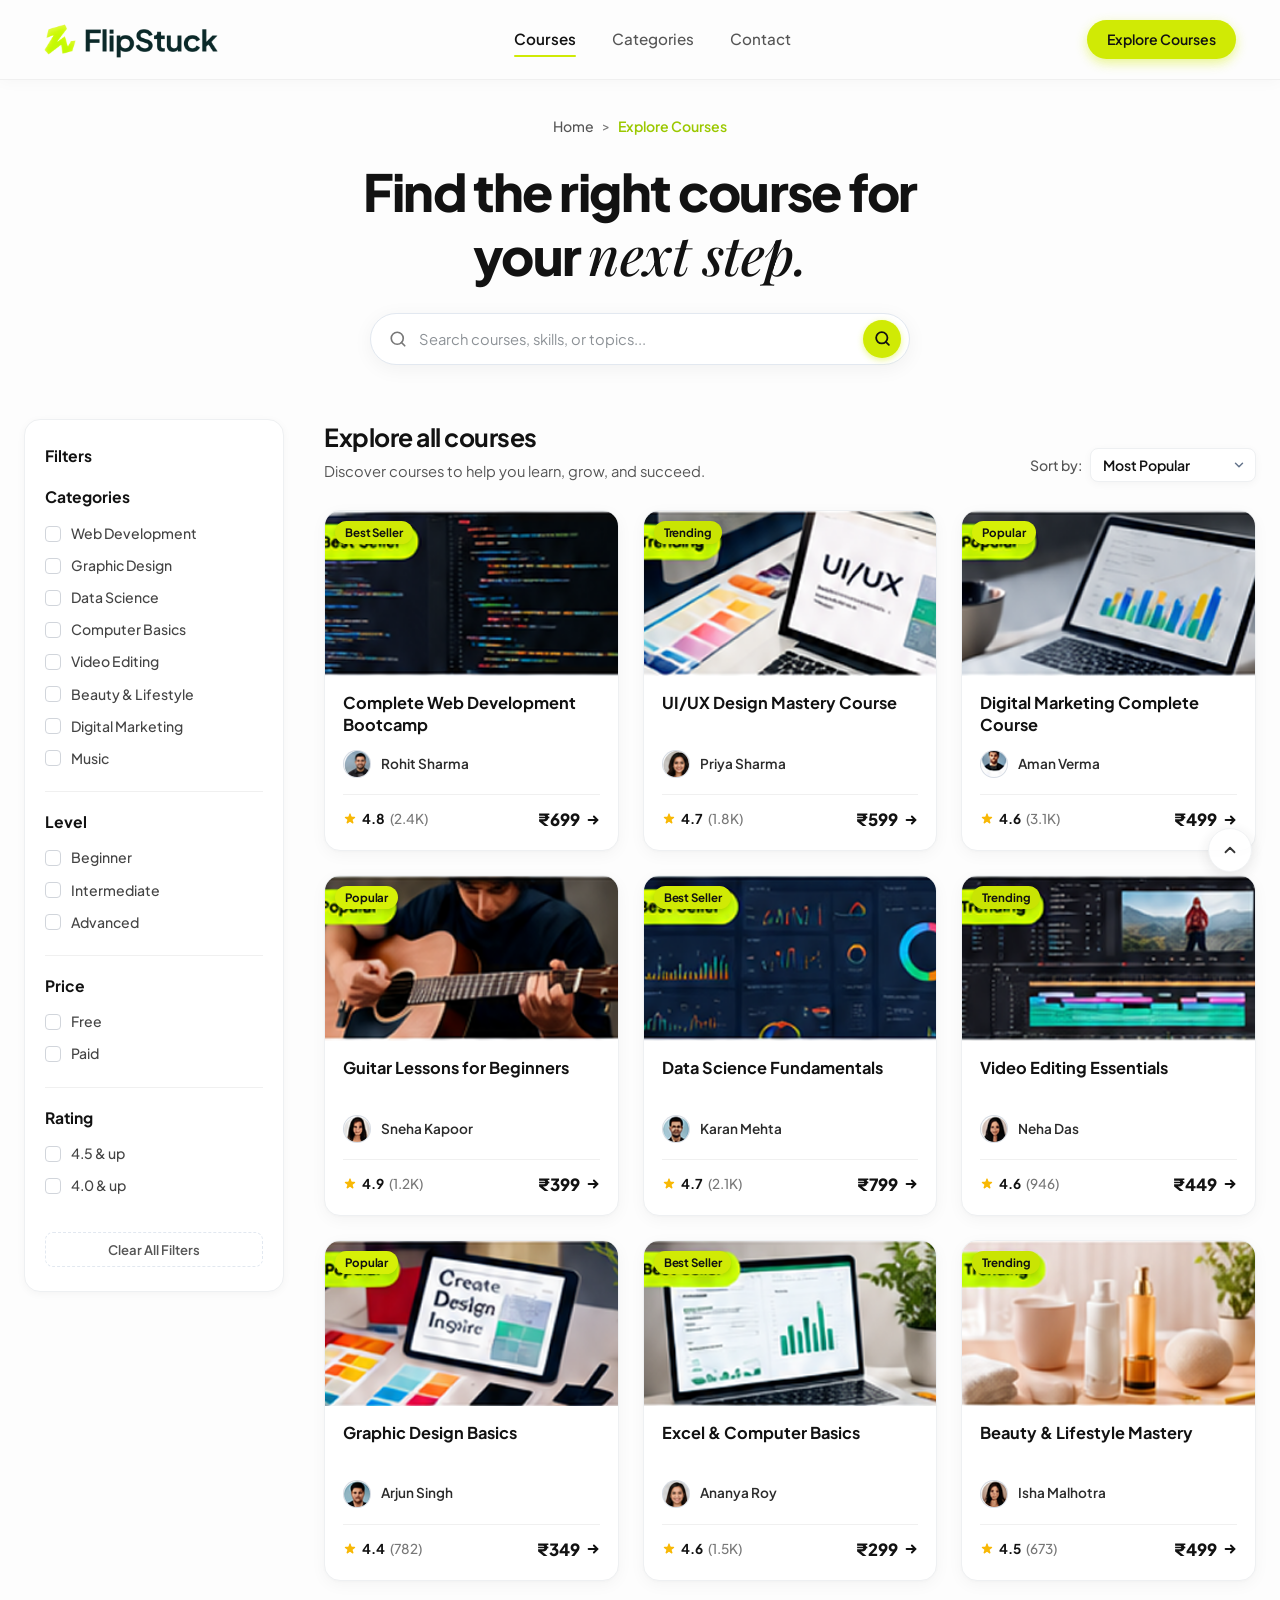
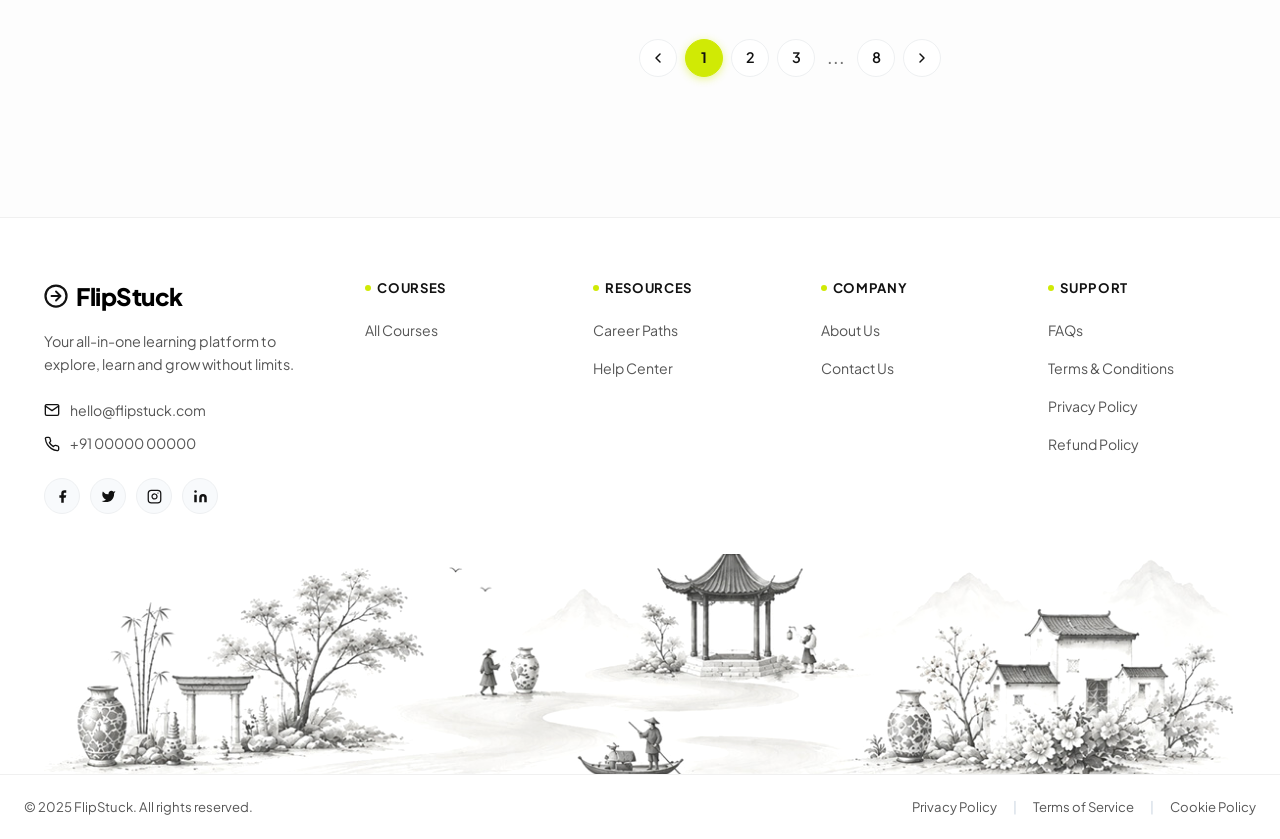
<file: index.html>
<!DOCTYPE html>
<html lang="en">
<head>
  <meta charset="UTF-8">
  <meta name="viewport" content="width=device-width, initial-scale=1.0">
  <title>Explore Courses - FlipStuck | Find the right course for your next step</title>
  <meta name="description" content="Discover courses to help you learn, grow, and succeed with FlipStuck. Explore top-rated masterclasses in Web Development, UI/UX Design, Data Science, and more.">
  
  <!-- OpenGraph / Social Metadata -->
  <meta property="og:type" content="website">
  <meta property="og:title" content="Explore Courses - FlipStuck">
  <meta property="og:description" content="Find the right course for your next step. Explore web development, design, marketing, data science, and more.">
  <meta property="og:image" content="Assets-2/hero-image.png">
  
  <!-- Preconnect Fonts -->
  <link rel="preconnect" href="https://fonts.googleapis.com">
  <link rel="preconnect" href="https://fonts.gstatic.com" crossorigin>
  <link href="https://fonts.googleapis.com/css2?family=Instrument+Serif:ital@1&family=Plus+Jakarta+Sans:wght@400;500;600;700;800&family=Playfair+Display:ital,wght@1,500;1,600&display=swap" rel="stylesheet">
  
  <!-- Favicons & Manifest -->
  <link rel="icon" type="image/x-icon" href="Assets-2/favicon.ico">
  <link rel="shortcut icon" href="Assets-2/favicon.ico">
  <link rel="apple-touch-icon" href="Assets-2/favicon.png">
  <link rel="manifest" href="site.webmanifest">
  
  <!-- Stylesheet -->
  <link rel="stylesheet" href="style.css">
</head>
<body>
  <div id="top"></div>

  <!-- Skip to Content Link -->
  <a href="#mainContent" class="skip-link">Skip to main content</a>

  <!-- Pure CSS Mobile Menu Toggle -->
  <input type="checkbox" id="mobile-menu-toggle" class="mobile-menu-toggle-checkbox" aria-hidden="true" hidden>

  <!-- Pure CSS Mobile Filter Toggle -->
  <input type="checkbox" id="mobile-filter-toggle" class="mobile-filter-toggle-checkbox" aria-hidden="true" hidden>

  <!-- ================= HEADER / NAVBAR ================= -->
  <header class="site-header" id="siteHeader">
    <div class="header-container">
      <a href="index.html" class="brand-logo" aria-label="FlipStuck Home">
        <img src="Assets-2/logo-flip.svg" alt="FlipStuck" class="logo-img" width="140" height="38">
      </a>
      
      <nav class="nav-links" aria-label="Main Navigation">
        <a href="#courses" class="nav-link active" aria-current="page">Courses</a>
        <a href="#categories" class="nav-link">Categories</a>
        <a href="#contact" class="nav-link">Contact</a>
      </nav>

      <div class="header-right">
        <div class="header-action">
          <a href="#courses" class="btn btn-primary btn-sm">Explore Courses</a>
        </div>
        <!-- Pure CSS Mobile Hamburger Buttons -->
        <a href="#mobileNavDrawer" class="mobile-menu-btn mobile-menu-open-btn" aria-label="Open mobile menu">
          <span class="hamburger-bar"></span>
          <span class="hamburger-bar"></span>
          <span class="hamburger-bar"></span>
        </a>
        <a href="#" class="mobile-menu-btn mobile-menu-close-btn" aria-label="Close mobile menu">
          <span class="hamburger-bar"></span>
          <span class="hamburger-bar"></span>
          <span class="hamburger-bar"></span>
        </a>
      </div>
    </div>
  </header>

  <!-- Pure CSS Mobile Navigation Drawer & Backdrop -->
  <aside class="mobile-nav-drawer" id="mobileNavDrawer" aria-label="Mobile Navigation Menu">
    <div class="mobile-nav-content">
      <ul class="mobile-nav-list">
        <li>
          <a href="#courses" class="mobile-nav-link">Courses</a>
        </li>
        <li>
          <a href="#categories" class="mobile-nav-link">Categories</a>
        </li>
        <li>
          <a href="#contact" class="mobile-nav-link">Contact</a>
        </li>
      </ul>
      <div class="mobile-nav-action">
        <a href="#courses" class="btn btn-primary mobile-cta-btn">Explore Courses</a>
      </div>
    </div>
  </aside>
  <a href="#" class="mobile-nav-backdrop" id="mobileNavBackdrop" aria-label="Close menu"></a>

  <!-- Pure CSS Mobile Filter Backdrop -->
  <label for="mobile-filter-toggle" class="filter-backdrop" id="filterBackdrop"></label>

  <main id="mainContent">
    <!-- ================= BREADCRUMB & HERO SEARCH ================= -->
    <section class="explore-hero-section">
      <div class="explore-hero-container">
        <!-- Breadcrumb -->
        <nav class="breadcrumb-nav" aria-label="Breadcrumbs">
          <a href="index.html" class="breadcrumb-link">Home</a>
          <span class="breadcrumb-separator" aria-hidden="true">&gt;</span>
          <span class="breadcrumb-current" aria-current="page">Explore Courses</span>
        </nav>

        <!-- Main Page Title -->
        <h1 class="explore-hero-title">
          Find the right course for<br>
          your <span class="serif-italic">next step.</span>
        </h1>

        <!-- Pure HTML Search Input Bar -->
        <form class="search-bar-form" id="searchForm" role="search" method="GET" action="#exploreGrid">
          <div class="search-bar-wrapper">
            <svg class="search-leading-icon" viewBox="0 0 24 24" fill="none" stroke="currentColor" stroke-width="2.2" stroke-linecap="round" stroke-linejoin="round" aria-hidden="true">
              <circle cx="11" cy="11" r="8"></circle>
              <line x1="21" y1="21" x2="16.65" y2="16.65"></line>
            </svg>
            <input type="search" id="courseSearchInput" name="q" class="search-input" placeholder="Search courses, skills, or topics..." autocomplete="off" aria-label="Search courses by keyword">
            <button type="submit" class="search-btn-circle" aria-label="Execute Search">
              <svg viewBox="0 0 24 24" fill="none" stroke="currentColor" stroke-width="2.5" stroke-linecap="round" stroke-linejoin="round" aria-hidden="true">
                <circle cx="11" cy="11" r="8"></circle>
                <line x1="21" y1="21" x2="16.65" y2="16.65"></line>
              </svg>
            </button>
          </div>
        </form>
      </div>
    </section>

    <!-- ================= MAIN EXPLORE CONTENT & FILTERS ================= -->
    <section class="explore-main-section" id="courses">
      <div id="exploreGrid" class="scroll-target-anchor"></div>
      <div id="categories" class="scroll-target-anchor"></div>
      <div class="explore-layout-container">
        
        <!-- Mobile Filter Bar (Visible on mobile/tablet) -->
        <div class="mobile-filter-bar">
          <label for="mobile-filter-toggle" class="mobile-filter-trigger" aria-label="Open filter sidebar">
            <svg width="18" height="18" viewBox="0 0 24 24" fill="none" stroke="currentColor" stroke-width="2" stroke-linecap="round" stroke-linejoin="round">
              <line x1="4" y1="21" x2="4" y2="14"></line>
              <line x1="4" y1="10" x2="4" y2="3"></line>
              <line x1="12" y1="21" x2="12" y2="12"></line>
              <line x1="12" y1="8" x2="12" y2="3"></line>
              <line x1="20" y1="21" x2="20" y2="16"></line>
              <line x1="20" y1="12" x2="20" y2="3"></line>
              <line x1="1" y1="14" x2="7" y2="14"></line>
              <line x1="9" y1="8" x2="15" y2="8"></line>
              <line x1="17" y1="16" x2="23" y2="16"></line>
            </svg>
            <span>Filters</span>
          </label>
          
          <div class="sort-container">
            <label for="mobileSortSelect" class="sort-label">Sort by:</label>
            <div class="sort-select-wrapper">
              <select id="mobileSortSelect" class="sort-select" aria-label="Sort courses">
                <option value="popular">Most Popular</option>
                <option value="rating">Highest Rated</option>
                <option value="price-low">Price: Low to High</option>
                <option value="price-high">Price: High to Low</option>
              </select>
              <svg class="sort-chevron-icon" viewBox="0 0 24 24" fill="none" stroke="currentColor" stroke-width="2.5" stroke-linecap="round" stroke-linejoin="round">
                <polyline points="6 9 12 15 18 9"></polyline>
              </svg>
            </div>
          </div>
        </div>

        <!-- ================= FILTER SIDEBAR (PURE HTML & CSS) ================= -->
        <aside class="filter-sidebar" id="filterSidebar" aria-label="Course Filters">
          <form method="GET" action="#exploreGrid">
            <div class="sidebar-header-row">
              <h3 class="filter-group-title" style="margin-bottom: 0;">Filters</h3>
              <label for="mobile-filter-toggle" class="sidebar-close-btn" aria-label="Close filters">
                <svg width="18" height="18" viewBox="0 0 24 24" fill="none" stroke="currentColor" stroke-width="2" stroke-linecap="round" stroke-linejoin="round">
                  <line x1="18" y1="6" x2="6" y2="18"></line>
                  <line x1="6" y1="6" x2="18" y2="18"></line>
                </svg>
              </label>
            </div>

            <!-- Group 1: Categories -->
            <div class="filter-group" id="categoriesFilterGroup">
              <h3 class="filter-group-title">Categories</h3>
              <ul class="filter-options-list">
                <li>
                  <label class="filter-checkbox-label">
                    <input type="checkbox" name="category" value="web-development">
                    <span>Web Development</span>
                  </label>
                </li>
                <li>
                  <label class="filter-checkbox-label">
                    <input type="checkbox" name="category" value="graphic-design">
                    <span>Graphic Design</span>
                  </label>
                </li>
                <li>
                  <label class="filter-checkbox-label">
                    <input type="checkbox" name="category" value="data-science">
                    <span>Data Science</span>
                  </label>
                </li>
                <li>
                  <label class="filter-checkbox-label">
                    <input type="checkbox" name="category" value="computer-basics">
                    <span>Computer Basics</span>
                  </label>
                </li>
                <li>
                  <label class="filter-checkbox-label">
                    <input type="checkbox" name="category" value="video-editing">
                    <span>Video Editing</span>
                  </label>
                </li>
                <li>
                  <label class="filter-checkbox-label">
                    <input type="checkbox" name="category" value="beauty-lifestyle">
                    <span>Beauty &amp; Lifestyle</span>
                  </label>
                </li>
                <li>
                  <label class="filter-checkbox-label">
                    <input type="checkbox" name="category" value="digital-marketing">
                    <span>Digital Marketing</span>
                  </label>
                </li>
                <li>
                  <label class="filter-checkbox-label">
                    <input type="checkbox" name="category" value="music">
                    <span>Music</span>
                  </label>
                </li>
              </ul>
            </div>

            <hr class="filter-divider">

            <!-- Group 2: Level -->
            <div class="filter-group">
              <h3 class="filter-group-title">Level</h3>
              <ul class="filter-options-list">
                <li>
                  <label class="filter-checkbox-label">
                    <input type="checkbox" name="level" value="beginner">
                    <span>Beginner</span>
                  </label>
                </li>
                <li>
                  <label class="filter-checkbox-label">
                    <input type="checkbox" name="level" value="intermediate">
                    <span>Intermediate</span>
                  </label>
                </li>
                <li>
                  <label class="filter-checkbox-label">
                    <input type="checkbox" name="level" value="advanced">
                    <span>Advanced</span>
                  </label>
                </li>
              </ul>
            </div>

            <hr class="filter-divider">

            <!-- Group 3: Price -->
            <div class="filter-group">
              <h3 class="filter-group-title">Price</h3>
              <ul class="filter-options-list">
                <li>
                  <label class="filter-checkbox-label">
                    <input type="checkbox" name="price" value="free">
                    <span>Free</span>
                  </label>
                </li>
                <li>
                  <label class="filter-checkbox-label">
                    <input type="checkbox" name="price" value="paid">
                    <span>Paid</span>
                  </label>
                </li>
              </ul>
            </div>

            <hr class="filter-divider">

            <!-- Group 4: Rating -->
            <div class="filter-group">
              <h3 class="filter-group-title">Rating</h3>
              <ul class="filter-options-list">
                <li>
                  <label class="filter-checkbox-label">
                    <input type="checkbox" name="rating" value="4.5">
                    <span>4.5 &amp; up</span>
                  </label>
                </li>
                <li>
                  <label class="filter-checkbox-label">
                    <input type="checkbox" name="rating" value="4.0">
                    <span>4.0 &amp; up</span>
                  </label>
                </li>
              </ul>
            </div>

            <!-- Pure HTML Reset Button -->
            <button type="reset" class="clear-filters-btn" id="clearFiltersBtn">Clear All Filters</button>
          </form>
        </aside>

        <!-- ================= RIGHT COLUMN: COURSES GRID ================= -->
        <div class="explore-main-content">
          <!-- Top Row Header -->
          <div class="content-header-row">
            <div class="content-header-left">
              <h2 class="section-main-title">Explore all courses</h2>
              <p class="section-subtitle">Discover courses to help you learn, grow, and succeed.</p>
            </div>

            <!-- Desktop Sort Dropdown -->
            <div class="sort-container">
              <label for="desktopSortSelect" class="sort-label">Sort by:</label>
              <div class="sort-select-wrapper">
                <select id="desktopSortSelect" class="sort-select" aria-label="Sort courses">
                  <option value="popular">Most Popular</option>
                  <option value="rating">Highest Rated</option>
                  <option value="price-low">Price: Low to High</option>
                  <option value="price-high">Price: High to Low</option>
                </select>
                <svg class="sort-chevron-icon" viewBox="0 0 24 24" fill="none" stroke="currentColor" stroke-width="2.5" stroke-linecap="round" stroke-linejoin="round" aria-hidden="true">
                  <polyline points="6 9 12 15 18 9"></polyline>
                </svg>
              </div>
            </div>
          </div>

          <!-- 9 Course Cards Grid -->
          <div class="courses-grid" id="coursesGrid" role="region" aria-label="Courses Catalog">

            <!-- Card 1: Web Development -->
            <article class="course-card">
              <div class="card-media-wrapper">
                <span class="card-badge">Best Seller</span>
                <img src="Assets-2/course-web-dev.png" alt="Complete Web Development Bootcamp" class="card-thumbnail" loading="lazy" decoding="async">
              </div>
              <div class="card-body">
                <h3 class="card-course-title">
                  <a href="#">Complete Web Development Bootcamp</a>
                </h3>
                <div class="card-instructor-row">
                  <img src="Assets-2/avatar-rohit.png" alt="Rohit Sharma" class="instructor-avatar" width="28" height="28" loading="lazy">
                  <span class="instructor-name">Rohit Sharma</span>
                </div>
                <div class="card-footer-row">
                  <div class="card-rating-block">
                    <svg class="star-icon" viewBox="0 0 20 20" aria-hidden="true">
                      <path d="M9.049 2.927c.3-.921 1.603-.921 1.902 0l1.07 3.292a1 1 0 00.95.69h3.462c.969 0 1.371 1.24.588 1.81l-2.8 2.034a1 1 0 00-.364 1.118l1.07 3.292c.3.921-.755 1.688-1.54 1.118l-2.8-2.034a1 1 0 00-1.175 0l-2.8 2.034c-.784.57-1.838-.197-1.539-1.118l1.07-3.292a1 1 0 00-.364-1.118L2.98 8.72c-.783-.57-.38-1.81.588-1.81h3.461a1 1 0 00.951-.69l1.07-3.292z"></path>
                    </svg>
                    <span class="rating-score">4.8</span>
                    <span class="rating-count">(2.4K)</span>
                  </div>
                  <a href="#" class="card-price-action" aria-label="Enroll in Complete Web Development Bootcamp for ₹699">
                    <span>₹699</span>
                    <svg class="arrow-icon" viewBox="0 0 16 16" fill="none" stroke="currentColor" stroke-width="2.2" stroke-linecap="round" stroke-linejoin="round" aria-hidden="true">
                      <line x1="3" y1="8" x2="13" y2="8"></line>
                      <polyline points="9 4 13 8 9 12"></polyline>
                    </svg>
                  </a>
                </div>
              </div>
            </article>

            <!-- Card 2: UI/UX Design -->
            <article class="course-card">
              <div class="card-media-wrapper">
                <span class="card-badge trending">Trending</span>
                <img src="Assets-2/course-ui-ux.png" alt="UI/UX Design Mastery Course" class="card-thumbnail" loading="lazy" decoding="async">
              </div>
              <div class="card-body">
                <h3 class="card-course-title">
                  <a href="#">UI/UX Design Mastery Course</a>
                </h3>
                <div class="card-instructor-row">
                  <img src="Assets-2/avatar-priya.png" alt="Priya Sharma" class="instructor-avatar" width="28" height="28" loading="lazy">
                  <span class="instructor-name">Priya Sharma</span>
                </div>
                <div class="card-footer-row">
                  <div class="card-rating-block">
                    <svg class="star-icon" viewBox="0 0 20 20" aria-hidden="true">
                      <path d="M9.049 2.927c.3-.921 1.603-.921 1.902 0l1.07 3.292a1 1 0 00.95.69h3.462c.969 0 1.371 1.24.588 1.81l-2.8 2.034a1 1 0 00-.364 1.118l1.07 3.292c.3.921-.755 1.688-1.54 1.118l-2.8-2.034a1 1 0 00-1.175 0l-2.8 2.034c-.784.57-1.838-.197-1.539-1.118l1.07-3.292a1 1 0 00-.364-1.118L2.98 8.72c-.783-.57-.38-1.81.588-1.81h3.461a1 1 0 00.951-.69l1.07-3.292z"></path>
                    </svg>
                    <span class="rating-score">4.7</span>
                    <span class="rating-count">(1.8K)</span>
                  </div>
                  <a href="#" class="card-price-action" aria-label="Enroll in UI/UX Design Mastery Course for ₹599">
                    <span>₹599</span>
                    <svg class="arrow-icon" viewBox="0 0 16 16" fill="none" stroke="currentColor" stroke-width="2.2" stroke-linecap="round" stroke-linejoin="round" aria-hidden="true">
                      <line x1="3" y1="8" x2="13" y2="8"></line>
                      <polyline points="9 4 13 8 9 12"></polyline>
                    </svg>
                  </a>
                </div>
              </div>
            </article>

            <!-- Card 3: Digital Marketing -->
            <article class="course-card">
              <div class="card-media-wrapper">
                <span class="card-badge popular">Popular</span>
                <img src="Assets-2/course-digital-marketing.png" alt="Digital Marketing Complete Course" class="card-thumbnail" loading="lazy" decoding="async">
              </div>
              <div class="card-body">
                <h3 class="card-course-title">
                  <a href="#">Digital Marketing Complete Course</a>
                </h3>
                <div class="card-instructor-row">
                  <img src="Assets-2/avatar-aman.png" alt="Aman Verma" class="instructor-avatar" width="28" height="28" loading="lazy">
                  <span class="instructor-name">Aman Verma</span>
                </div>
                <div class="card-footer-row">
                  <div class="card-rating-block">
                    <svg class="star-icon" viewBox="0 0 20 20" aria-hidden="true">
                      <path d="M9.049 2.927c.3-.921 1.603-.921 1.902 0l1.07 3.292a1 1 0 00.95.69h3.462c.969 0 1.371 1.24.588 1.81l-2.8 2.034a1 1 0 00-.364 1.118l1.07 3.292c.3.921-.755 1.688-1.54 1.118l-2.8-2.034a1 1 0 00-1.175 0l-2.8 2.034c-.784.57-1.838-.197-1.539-1.118l1.07-3.292a1 1 0 00-.364-1.118L2.98 8.72c-.783-.57-.38-1.81.588-1.81h3.461a1 1 0 00.951-.69l1.07-3.292z"></path>
                    </svg>
                    <span class="rating-score">4.6</span>
                    <span class="rating-count">(3.1K)</span>
                  </div>
                  <a href="#" class="card-price-action" aria-label="Enroll in Digital Marketing Complete Course for ₹499">
                    <span>₹499</span>
                    <svg class="arrow-icon" viewBox="0 0 16 16" fill="none" stroke="currentColor" stroke-width="2.2" stroke-linecap="round" stroke-linejoin="round" aria-hidden="true">
                      <line x1="3" y1="8" x2="13" y2="8"></line>
                      <polyline points="9 4 13 8 9 12"></polyline>
                    </svg>
                  </a>
                </div>
              </div>
            </article>

            <!-- Card 4: Guitar Lessons -->
            <article class="course-card">
              <div class="card-media-wrapper">
                <span class="card-badge popular">Popular</span>
                <img src="Assets-2/course-guitar.png" alt="Guitar Lessons for Beginners" class="card-thumbnail" loading="lazy" decoding="async">
              </div>
              <div class="card-body">
                <h3 class="card-course-title">
                  <a href="#">Guitar Lessons for Beginners</a>
                </h3>
                <div class="card-instructor-row">
                  <img src="Assets-2/avatar-sneha.png" alt="Sneha Kapoor" class="instructor-avatar" width="28" height="28" loading="lazy">
                  <span class="instructor-name">Sneha Kapoor</span>
                </div>
                <div class="card-footer-row">
                  <div class="card-rating-block">
                    <svg class="star-icon" viewBox="0 0 20 20" aria-hidden="true">
                      <path d="M9.049 2.927c.3-.921 1.603-.921 1.902 0l1.07 3.292a1 1 0 00.95.69h3.462c.969 0 1.371 1.24.588 1.81l-2.8 2.034a1 1 0 00-.364 1.118l1.07 3.292c.3.921-.755 1.688-1.54 1.118l-2.8-2.034a1 1 0 00-1.175 0l-2.8 2.034c-.784.57-1.838-.197-1.539-1.118l1.07-3.292a1 1 0 00-.364-1.118L2.98 8.72c-.783-.57-.38-1.81.588-1.81h3.461a1 1 0 00.951-.69l1.07-3.292z"></path>
                    </svg>
                    <span class="rating-score">4.9</span>
                    <span class="rating-count">(1.2K)</span>
                  </div>
                  <a href="#" class="card-price-action" aria-label="Enroll in Guitar Lessons for Beginners for ₹399">
                    <span>₹399</span>
                    <svg class="arrow-icon" viewBox="0 0 16 16" fill="none" stroke="currentColor" stroke-width="2.2" stroke-linecap="round" stroke-linejoin="round" aria-hidden="true">
                      <line x1="3" y1="8" x2="13" y2="8"></line>
                      <polyline points="9 4 13 8 9 12"></polyline>
                    </svg>
                  </a>
                </div>
              </div>
            </article>

            <!-- Card 5: Data Science -->
            <article class="course-card">
              <div class="card-media-wrapper">
                <span class="card-badge">Best Seller</span>
                <img src="Assets-2/course-data-science.png" alt="Data Science Fundamentals" class="card-thumbnail" loading="lazy" decoding="async">
              </div>
              <div class="card-body">
                <h3 class="card-course-title">
                  <a href="#">Data Science Fundamentals</a>
                </h3>
                <div class="card-instructor-row">
                  <img src="Assets-2/avatar-karan.png" alt="Karan Mehta" class="instructor-avatar" width="28" height="28" loading="lazy">
                  <span class="instructor-name">Karan Mehta</span>
                </div>
                <div class="card-footer-row">
                  <div class="card-rating-block">
                    <svg class="star-icon" viewBox="0 0 20 20" aria-hidden="true">
                      <path d="M9.049 2.927c.3-.921 1.603-.921 1.902 0l1.07 3.292a1 1 0 00.95.69h3.462c.969 0 1.371 1.24.588 1.81l-2.8 2.034a1 1 0 00-.364 1.118l1.07 3.292c.3.921-.755 1.688-1.54 1.118l-2.8-2.034a1 1 0 00-1.175 0l-2.8 2.034c-.784.57-1.838-.197-1.539-1.118l1.07-3.292a1 1 0 00-.364-1.118L2.98 8.72c-.783-.57-.38-1.81.588-1.81h3.461a1 1 0 00.951-.69l1.07-3.292z"></path>
                    </svg>
                    <span class="rating-score">4.7</span>
                    <span class="rating-count">(2.1K)</span>
                  </div>
                  <a href="#" class="card-price-action" aria-label="Enroll in Data Science Fundamentals for ₹799">
                    <span>₹799</span>
                    <svg class="arrow-icon" viewBox="0 0 16 16" fill="none" stroke="currentColor" stroke-width="2.2" stroke-linecap="round" stroke-linejoin="round" aria-hidden="true">
                      <line x1="3" y1="8" x2="13" y2="8"></line>
                      <polyline points="9 4 13 8 9 12"></polyline>
                    </svg>
                  </a>
                </div>
              </div>
            </article>

            <!-- Card 6: Video Editing -->
            <article class="course-card">
              <div class="card-media-wrapper">
                <span class="card-badge trending">Trending</span>
                <img src="Assets-2/course-video-editing.png" alt="Video Editing Essentials" class="card-thumbnail" loading="lazy" decoding="async">
              </div>
              <div class="card-body">
                <h3 class="card-course-title">
                  <a href="#">Video Editing Essentials</a>
                </h3>
                <div class="card-instructor-row">
                  <img src="Assets-2/avatar-neha.png" alt="Neha Das" class="instructor-avatar" width="28" height="28" loading="lazy">
                  <span class="instructor-name">Neha Das</span>
                </div>
                <div class="card-footer-row">
                  <div class="card-rating-block">
                    <svg class="star-icon" viewBox="0 0 20 20" aria-hidden="true">
                      <path d="M9.049 2.927c.3-.921 1.603-.921 1.902 0l1.07 3.292a1 1 0 00.95.69h3.462c.969 0 1.371 1.24.588 1.81l-2.8 2.034a1 1 0 00-.364 1.118l1.07 3.292c.3.921-.755 1.688-1.54 1.118l-2.8-2.034a1 1 0 00-1.175 0l-2.8 2.034c-.784.57-1.838-.197-1.539-1.118l1.07-3.292a1 1 0 00-.364-1.118L2.98 8.72c-.783-.57-.38-1.81.588-1.81h3.461a1 1 0 00.951-.69l1.07-3.292z"></path>
                    </svg>
                    <span class="rating-score">4.6</span>
                    <span class="rating-count">(946)</span>
                  </div>
                  <a href="#" class="card-price-action" aria-label="Enroll in Video Editing Essentials for ₹449">
                    <span>₹449</span>
                    <svg class="arrow-icon" viewBox="0 0 16 16" fill="none" stroke="currentColor" stroke-width="2.2" stroke-linecap="round" stroke-linejoin="round" aria-hidden="true">
                      <line x1="3" y1="8" x2="13" y2="8"></line>
                      <polyline points="9 4 13 8 9 12"></polyline>
                    </svg>
                  </a>
                </div>
              </div>
            </article>

            <!-- Card 7: Graphic Design Basics -->
            <article class="course-card">
              <div class="card-media-wrapper">
                <span class="card-badge popular">Popular</span>
                <img src="Assets-2/course-graphic-design.png" alt="Graphic Design Basics" class="card-thumbnail" loading="lazy" decoding="async">
              </div>
              <div class="card-body">
                <h3 class="card-course-title">
                  <a href="#">Graphic Design Basics</a>
                </h3>
                <div class="card-instructor-row">
                  <img src="Assets-2/avatar-arjun.png" alt="Arjun Singh" class="instructor-avatar" width="28" height="28" loading="lazy">
                  <span class="instructor-name">Arjun Singh</span>
                </div>
                <div class="card-footer-row">
                  <div class="card-rating-block">
                    <svg class="star-icon" viewBox="0 0 20 20" aria-hidden="true">
                      <path d="M9.049 2.927c.3-.921 1.603-.921 1.902 0l1.07 3.292a1 1 0 00.95.69h3.462c.969 0 1.371 1.24.588 1.81l-2.8 2.034a1 1 0 00-.364 1.118l1.07 3.292c.3.921-.755 1.688-1.54 1.118l-2.8-2.034a1 1 0 00-1.175 0l-2.8 2.034c-.784.57-1.838-.197-1.539-1.118l1.07-3.292a1 1 0 00-.364-1.118L2.98 8.72c-.783-.57-.38-1.81.588-1.81h3.461a1 1 0 00.951-.69l1.07-3.292z"></path>
                    </svg>
                    <span class="rating-score">4.4</span>
                    <span class="rating-count">(782)</span>
                  </div>
                  <a href="#" class="card-price-action" aria-label="Enroll in Graphic Design Basics for ₹349">
                    <span>₹349</span>
                    <svg class="arrow-icon" viewBox="0 0 16 16" fill="none" stroke="currentColor" stroke-width="2.2" stroke-linecap="round" stroke-linejoin="round" aria-hidden="true">
                      <line x1="3" y1="8" x2="13" y2="8"></line>
                      <polyline points="9 4 13 8 9 12"></polyline>
                    </svg>
                  </a>
                </div>
              </div>
            </article>

            <!-- Card 8: Excel & Computer Basics -->
            <article class="course-card">
              <div class="card-media-wrapper">
                <span class="card-badge">Best Seller</span>
                <img src="Assets-2/course-excel-basics.png" alt="Excel & Computer Basics" class="card-thumbnail" loading="lazy" decoding="async">
              </div>
              <div class="card-body">
                <h3 class="card-course-title">
                  <a href="#">Excel &amp; Computer Basics</a>
                </h3>
                <div class="card-instructor-row">
                  <img src="Assets-2/avatar-ananya.png" alt="Ananya Roy" class="instructor-avatar" width="28" height="28" loading="lazy">
                  <span class="instructor-name">Ananya Roy</span>
                </div>
                <div class="card-footer-row">
                  <div class="card-rating-block">
                    <svg class="star-icon" viewBox="0 0 20 20" aria-hidden="true">
                      <path d="M9.049 2.927c.3-.921 1.603-.921 1.902 0l1.07 3.292a1 1 0 00.95.69h3.462c.969 0 1.371 1.24.588 1.81l-2.8 2.034a1 1 0 00-.364 1.118l1.07 3.292c.3.921-.755 1.688-1.54 1.118l-2.8-2.034a1 1 0 00-1.175 0l-2.8 2.034c-.784.57-1.838-.197-1.539-1.118l1.07-3.292a1 1 0 00-.364-1.118L2.98 8.72c-.783-.57-.38-1.81.588-1.81h3.461a1 1 0 00.951-.69l1.07-3.292z"></path>
                    </svg>
                    <span class="rating-score">4.6</span>
                    <span class="rating-count">(1.5K)</span>
                  </div>
                  <a href="#" class="card-price-action" aria-label="Enroll in Excel & Computer Basics for ₹299">
                    <span>₹299</span>
                    <svg class="arrow-icon" viewBox="0 0 16 16" fill="none" stroke="currentColor" stroke-width="2.2" stroke-linecap="round" stroke-linejoin="round" aria-hidden="true">
                      <line x1="3" y1="8" x2="13" y2="8"></line>
                      <polyline points="9 4 13 8 9 12"></polyline>
                    </svg>
                  </a>
                </div>
              </div>
            </article>

            <!-- Card 9: Beauty & Lifestyle Mastery -->
            <article class="course-card">
              <div class="card-media-wrapper">
                <span class="card-badge trending">Trending</span>
                <img src="Assets-2/course-beauty-lifestyle.png" alt="Beauty & Lifestyle Mastery" class="card-thumbnail" loading="lazy" decoding="async">
              </div>
              <div class="card-body">
                <h3 class="card-course-title">
                  <a href="#">Beauty &amp; Lifestyle Mastery</a>
                </h3>
                <div class="card-instructor-row">
                  <img src="Assets-2/avatar-isha.png" alt="Isha Malhotra" class="instructor-avatar" width="28" height="28" loading="lazy">
                  <span class="instructor-name">Isha Malhotra</span>
                </div>
                <div class="card-footer-row">
                  <div class="card-rating-block">
                    <svg class="star-icon" viewBox="0 0 20 20" aria-hidden="true">
                      <path d="M9.049 2.927c.3-.921 1.603-.921 1.902 0l1.07 3.292a1 1 0 00.95.69h3.462c.969 0 1.371 1.24.588 1.81l-2.8 2.034a1 1 0 00-.364 1.118l1.07 3.292c.3.921-.755 1.688-1.54 1.118l-2.8-2.034a1 1 0 00-1.175 0l-2.8 2.034c-.784.57-1.838-.197-1.539-1.118l1.07-3.292a1 1 0 00-.364-1.118L2.98 8.72c-.783-.57-.38-1.81.588-1.81h3.461a1 1 0 00.951-.69l1.07-3.292z"></path>
                    </svg>
                    <span class="rating-score">4.5</span>
                    <span class="rating-count">(673)</span>
                  </div>
                  <a href="#" class="card-price-action" aria-label="Enroll in Beauty & Lifestyle Mastery for ₹499">
                    <span>₹499</span>
                    <svg class="arrow-icon" viewBox="0 0 16 16" fill="none" stroke="currentColor" stroke-width="2.2" stroke-linecap="round" stroke-linejoin="round" aria-hidden="true">
                      <line x1="3" y1="8" x2="13" y2="8"></line>
                      <polyline points="9 4 13 8 9 12"></polyline>
                    </svg>
                  </a>
                </div>
              </div>
            </article>

          </div>

          <!-- Pure HTML Pagination Controls -->
          <nav class="pagination-container" aria-label="Catalog Pagination">
            <a href="#exploreGrid" class="pagination-btn" aria-label="Previous Page">
              <svg width="16" height="16" viewBox="0 0 24 24" fill="none" stroke="currentColor" stroke-width="2.2" stroke-linecap="round" stroke-linejoin="round">
                <polyline points="15 18 9 12 15 6"></polyline>
              </svg>
            </a>
            <a href="#exploreGrid" class="pagination-btn active" aria-current="page">1</a>
            <a href="#exploreGrid" class="pagination-btn">2</a>
            <a href="#exploreGrid" class="pagination-btn">3</a>
            <span class="pagination-ellipsis" aria-hidden="true">...</span>
            <a href="#exploreGrid" class="pagination-btn">8</a>
            <a href="#exploreGrid" class="pagination-btn" aria-label="Next Page">
              <svg width="16" height="16" viewBox="0 0 24 24" fill="none" stroke="currentColor" stroke-width="2.2" stroke-linecap="round" stroke-linejoin="round">
                <polyline points="9 18 15 12 9 6"></polyline>
              </svg>
            </a>
          </nav>

        </div>
      </div>
    </section>
  </main>

  <!-- ================= FOOTER SECTION ================= -->
  <footer class="site-footer" id="contact">
    <div class="footer-top-container">
      
      <!-- Column 1: Brand Info -->
      <div class="footer-brand-col">
        <a href="index.html" class="footer-brand-logo" aria-label="FlipStuck Home">
          <svg class="footer-brand-icon" viewBox="0 0 32 32" fill="none" xmlns="http://www.w3.org/2000/svg">
            <circle cx="16" cy="16" r="14" stroke="#121212" stroke-width="3"></circle>
            <path d="M10 16h12M16 10l6 6-6 6" stroke="#121212" stroke-width="2.5" stroke-linecap="round" stroke-linejoin="round"></path>
          </svg>
          <span>FlipStuck</span>
        </a>
        <p class="footer-brand-desc">
          Your all-in-one learning platform to explore, learn and grow without limits.
        </p>
        <ul class="footer-contact-list">
          <li class="footer-contact-item">
            <svg viewBox="0 0 24 24" fill="none" stroke="currentColor" stroke-width="2" stroke-linecap="round" stroke-linejoin="round">
              <path d="M4 4h16c1.1 0 2 .9 2 2v12c0 1.1-.9 2-2 2H4c-1.1 0-2-.9-2-2V6c0-1.1.9-2 2-2z"></path>
              <polyline points="22,6 12,13 2,6"></polyline>
            </svg>
            <a href="mailto:hello@flipstuck.com">hello@flipstuck.com</a>
          </li>
          <li class="footer-contact-item">
            <svg viewBox="0 0 24 24" fill="none" stroke="currentColor" stroke-width="2" stroke-linecap="round" stroke-linejoin="round">
              <path d="M22 16.92v3a2 2 0 0 1-2.18 2 19.79 19.79 0 0 1-8.63-3.07 19.5 19.5 0 0 1-6-6 19.79 19.79 0 0 1-3.07-8.67A2 2 0 0 1 4.11 2h3a2 2 0 0 1 2 1.72 12.84 12.84 0 0 0 .7 2.81 2 2 0 0 1-.45 2.11L8.09 9.91a16 16 0 0 0 6 6l1.27-1.27a2 2 0 0 1 2.11-.45 12.84 12.84 0 0 0 2.81.7A2 2 0 0 1 22 16.92z"></path>
            </svg>
            <a href="tel:+910000000000">+91 00000 00000</a>
          </li>
        </ul>
        <div class="footer-social-links" aria-label="Social Media Links">
          <a href="#" class="social-circle-btn" aria-label="Facebook">
            <svg viewBox="0 0 24 24" fill="currentColor">
              <path d="M18 2h-3a5 5 0 0 0-5 5v3H7v4h3v8h4v-8h3l1-4h-4V7a1 1 0 0 1 1-1h3z"></path>
            </svg>
          </a>
          <a href="#" class="social-circle-btn" aria-label="Twitter">
            <svg viewBox="0 0 24 24" fill="currentColor">
              <path d="M23 3a10.9 10.9 0 0 1-3.14 1.53 4.48 4.48 0 0 0-7.86 3v1A10.66 10.66 0 0 1 3 4s-4 9 5 13a11.64 11.64 0 0 1-7 2c9 5 20 0 20-11.5a4.5 4.5 0 0 0-.08-.83A7.72 7.72 0 0 0 23 3z"></path>
            </svg>
          </a>
          <a href="#" class="social-circle-btn" aria-label="Instagram">
            <svg viewBox="0 0 24 24" fill="none" stroke="currentColor" stroke-width="2" stroke-linecap="round" stroke-linejoin="round">
              <rect x="2" y="2" width="20" height="20" rx="5" ry="5"></rect>
              <path d="M16 11.37A4 4 0 1 1 12.63 8 4 4 0 0 1 16 11.37z"></path>
              <line x1="17.5" y1="6.5" x2="17.51" y2="6.5"></line>
            </svg>
          </a>
          <a href="#" class="social-circle-btn" aria-label="LinkedIn">
            <svg viewBox="0 0 24 24" fill="currentColor">
              <path d="M16 8a6 6 0 0 1 6 6v7h-4v-7a2 2 0 0 0-2-2 2 2 0 0 0-2 2v7h-4v-7a6 6 0 0 1 6-6zM2 9h4v12H2z"></path>
              <circle cx="4" cy="4" r="2"></circle>
            </svg>
          </a>
        </div>
      </div>

      <!-- Column 2: Courses -->
      <div class="footer-nav-col">
        <h4 class="footer-col-header">
          <span class="footer-col-dot" aria-hidden="true"></span>
          <span>Courses</span>
        </h4>
        <ul class="footer-col-links">
          <li><a href="index.html">All Courses</a></li>
        </ul>
      </div>

      <!-- Column 3: Resources -->
      <div class="footer-nav-col">
        <h4 class="footer-col-header">
          <span class="footer-col-dot" aria-hidden="true"></span>
          <span>Resources</span>
        </h4>
        <ul class="footer-col-links">
          <li><a href="#">Career Paths</a></li>
          <li><a href="#">Help Center</a></li>
        </ul>
      </div>

      <!-- Column 4: Company -->
      <div class="footer-nav-col">
        <h4 class="footer-col-header">
          <span class="footer-col-dot" aria-hidden="true"></span>
          <span>Company</span>
        </h4>
        <ul class="footer-col-links">
          <li><a href="#">About Us</a></li>
          <li><a href="#contact">Contact Us</a></li>
        </ul>
      </div>

      <!-- Column 5: Support -->
      <div class="footer-nav-col">
        <h4 class="footer-col-header">
          <span class="footer-col-dot" aria-hidden="true"></span>
          <span>Support</span>
        </h4>
        <ul class="footer-col-links">
          <li><a href="#">FAQs</a></li>
          <li><a href="#">Terms &amp; Conditions</a></li>
          <li><a href="#">Privacy Policy</a></li>
          <li><a href="#">Refund Policy</a></li>
        </ul>
      </div>

    </div>

    <!-- Panoramic Landscape Artwork Banner -->
    <div class="footer-landscape-banner">
      <img src="Assets-2/footer-bg.jpg" alt="Artistic landscape illustration with mountains, rivers, and pavilions" class="footer-landscape-img" loading="lazy">
    </div>

    <!-- Copyright Bar -->
    <div class="footer-bottom-bar">
      <div class="footer-bottom-container">
        <p class="copyright-text">&copy; 2025 FlipStuck. All rights reserved.</p>
        <div class="footer-legal-links">
          <a href="#">Privacy Policy</a>
          <span class="footer-legal-separator" aria-hidden="true">|</span>
          <a href="#">Terms of Service</a>
          <span class="footer-legal-separator" aria-hidden="true">|</span>
          <a href="#">Cookie Policy</a>
        </div>
      </div>
    </div>
  </footer>

  <!-- Pure HTML & CSS Back to Top Link -->
  <a href="#top" class="back-to-top" aria-label="Scroll back to top" title="Scroll to top">
    <svg viewBox="0 0 24 24" fill="none" stroke="currentColor" stroke-width="2.4" stroke-linecap="round" stroke-linejoin="round" aria-hidden="true">
      <polyline points="18 15 12 9 6 15"></polyline>
    </svg>
  </a>

</body>
</html>
</file>
<file: style.css>
/* ==========================================================================
   FLIPSTUCK - COURSE EXPLORE PAGE DESIGN SYSTEM & STYLESHEET
   1:1 Pixel-Accurate Implementation of Course Explore Page.png
   Responsive across Mobile, Tablet, Desktop, and Ultrawide displays.
   ========================================================================== */

/* --- CSS Variables & Design Tokens --- */
:root {
  /* Brand Colors */
  --color-brand: #d0ea05;
  --color-brand-hover: #c0d804;
  --color-brand-light: #eaf874;
  --color-brand-subtle: #f5fbc7;
  --color-brand-glow: rgba(208, 234, 5, 0.45);
  --color-brand-text: #8ea800;
  --color-brand-accent: #9bc800;
  
  /* Neutral Dark & Light Palette */
  --color-text-primary: #121212;
  --color-text-secondary: #555555;
  --color-text-muted: #777777;
  --color-text-subtle: #999999;
  --color-bg-page: #fdfdfd;
  --color-bg-subtle: #f8f9fa;
  --color-card-bg: #ffffff;
  
  /* Borders & Dividers */
  --color-border: #f0f0f0;
  --color-border-card: #eef0f2;
  --color-border-hover: #d0ea05;
  --color-border-input: #e2e8f0;
  
  /* Star & Ratings */
  --color-star-yellow: #f8b805;
  --color-badge-bg: #d0ea05;
  --color-badge-text: #121212;
  
  /* Typography */
  --font-sans: 'Plus Jakarta Sans', -apple-system, BlinkMacSystemFont, 'Segoe UI', Roboto, sans-serif;
  --font-serif-italic: 'Playfair Display', 'Instrument Serif', Georgia, serif;
  
  /* Spacing & Layout */
  --max-width: 1240px;
  --header-height: 80px;
  --radius-card: 16px;
  --radius-sm: 8px;
  --radius-pill: 9999px;
  --shadow-sm: 0 2px 8px rgba(0, 0, 0, 0.04);
  --shadow-card: 0 4px 16px rgba(0, 0, 0, 0.04), 0 1px 3px rgba(0, 0, 0, 0.02);
  --shadow-card-hover: 0 12px 30px rgba(0, 0, 0, 0.08), 0 2px 6px rgba(0, 0, 0, 0.04);
  --shadow-search: 0 4px 20px rgba(0, 0, 0, 0.05);
  --transition: all 0.25s cubic-bezier(0.16, 1, 0.3, 1);
}

/* --- Global Reset & Box Sizing --- */
*, *::before, *::after {
  box-sizing: border-box;
  margin: 0;
  padding: 0;
  scrollbar-width: none;
  -ms-overflow-style: none;
}

*::-webkit-scrollbar {
  display: none;
  width: 0;
  height: 0;
}

html {
  font-size: 16px;
  scroll-behavior: smooth;
  -webkit-font-smoothing: antialiased;
  -moz-osx-font-smoothing: grayscale;
  overflow-x: hidden;
  scrollbar-width: none;
  -ms-overflow-style: none;
}

body {
  font-family: var(--font-sans);
  background-color: var(--color-bg-page);
  color: var(--color-text-primary);
  line-height: 1.5;
  overflow-x: hidden;
  min-height: 100vh;
  display: flex;
  flex-direction: column;
  padding-top: var(--header-height);
  scrollbar-width: none;
  -ms-overflow-style: none;
}

main {
  flex: 1;
}

img {
  max-width: 100%;
  height: auto;
  display: block;
}

a {
  color: inherit;
  text-decoration: none;
  transition: var(--transition);
}

button, input, select {
  font-family: inherit;
  font-size: inherit;
  border: none;
  background: none;
  outline: none;
}

button {
  cursor: pointer;
}

/* --- Accessibility: Skip to Content (Completely hidden until focused) --- */
.skip-link {
  position: fixed;
  top: -120px;
  left: 20px;
  transform: translateY(-100%);
  background: var(--color-brand);
  color: #000;
  padding: 10px 16px;
  font-weight: 700;
  border-radius: var(--radius-sm);
  z-index: 10000;
  transition: transform 0.2s ease, top 0.2s ease;
}
.skip-link:focus {
  top: 15px;
  transform: translateY(0);
}

/* --- Typography Utilities --- */
.serif-italic {
  font-family: var(--font-serif-italic);
  font-style: italic;
  font-weight: 500;
}

/* --- Buttons --- */
.btn {
  display: inline-flex;
  align-items: center;
  justify-content: center;
  gap: 8px;
  font-weight: 600;
  font-size: 0.95rem;
  padding: 12px 24px;
  border-radius: var(--radius-pill);
  transition: var(--transition);
  white-space: nowrap;
}

.btn-primary {
  background-color: var(--color-brand);
  color: var(--color-text-primary);
  box-shadow: 0 4px 12px var(--color-brand-glow);
}

.btn-primary:hover {
  background-color: var(--color-brand-hover);
  transform: translateY(-2px);
  box-shadow: 0 6px 16px rgba(208, 234, 5, 0.6);
}

.btn-primary:active {
  transform: translateY(0);
}

.btn-sm {
  padding: 9px 20px;
  font-size: 0.88rem;
}

/* ==========================================================================
   HEADER / NAVBAR
   ========================================================================== */
.site-header {
  position: fixed;
  top: 0;
  left: 0;
  right: 0;
  width: 100%;
  height: var(--header-height);
  background-color: rgba(253, 253, 253, 0.95);
  backdrop-filter: blur(14px);
  -webkit-backdrop-filter: blur(14px);
  z-index: 1000;
  border-bottom: 1px solid rgba(0, 0, 0, 0.05);
  box-shadow: 0 2px 14px rgba(0, 0, 0, 0.03);
  transition: var(--transition);
}

.site-header.scrolled {
  background-color: rgba(255, 255, 255, 0.98);
  box-shadow: 0 4px 20px rgba(0, 0, 0, 0.07);
  border-bottom-color: rgba(0, 0, 0, 0.08);
}

.header-container {
  max-width: var(--max-width);
  height: 100%;
  margin: 0 auto;
  padding: 0 24px;
  display: flex;
  align-items: center;
  justify-content: space-between;
}

.brand-logo {
  display: flex;
  align-items: center;
  text-decoration: none;
}

.logo-img {
  height: 38px;
  width: auto;
  object-fit: contain;
}

.nav-links {
  display: flex;
  align-items: center;
  gap: 36px;
}

.nav-link {
  font-size: 0.95rem;
  font-weight: 500;
  color: var(--color-text-secondary);
  position: relative;
  padding: 6px 0;
}

.nav-link:hover {
  color: var(--color-text-primary);
}

.nav-link.active {
  color: var(--color-text-primary);
  font-weight: 600;
}

.nav-link.active::after {
  content: '';
  position: absolute;
  bottom: 0;
  left: 0;
  width: 100%;
  height: 2px;
  background-color: var(--color-brand);
  border-radius: 2px;
}

body:has(#categories:target) .nav-link[href="#courses"]::after,
body:has(#contact:target) .nav-link[href="#courses"]::after {
  display: none;
}

body:has(#categories:target) .nav-link[href="#courses"],
body:has(#contact:target) .nav-link[href="#courses"] {
  font-weight: 500;
  color: var(--color-text-secondary);
}

body:has(#categories:target) .nav-link[href="#categories"],
body:has(#contact:target) .nav-link[href="#contact"] {
  color: var(--color-text-primary);
  font-weight: 600;
}

body:has(#categories:target) .nav-link[href="#categories"]::after,
body:has(#contact:target) .nav-link[href="#contact"]::after {
  content: '';
  position: absolute;
  bottom: 0;
  left: 0;
  width: 100%;
  height: 2px;
  background-color: var(--color-brand);
  border-radius: 2px;
}

.header-right {
  display: flex;
  align-items: center;
  gap: 16px;
}

/* Mobile Hamburger Toggle (Pure CSS + Accessible JS fallback) */
.mobile-menu-toggle-checkbox {
  display: none;
}

.mobile-menu-btn {
  display: none;
  flex-direction: column;
  justify-content: center;
  gap: 5px;
  width: 40px;
  height: 40px;
  cursor: pointer;
  background: transparent !important;
  background-color: transparent !important;
  border: none;
  padding: 6px;
  border-radius: 0;
  box-shadow: none !important;
  -webkit-tap-highlight-color: transparent;
  outline: none;
}

.mobile-menu-btn:hover,
.mobile-menu-btn:focus,
.mobile-menu-btn:active {
  background: transparent !important;
  background-color: transparent !important;
  box-shadow: none !important;
}

.hamburger-bar {
  display: block;
  width: 22px;
  height: 2px;
  background-color: var(--color-text-primary);
  border-radius: 2px;
  transition: var(--transition);
}

.mobile-menu-close-btn {
  display: none !important;
}

body:has(#mobileNavDrawer:target) .mobile-menu-open-btn {
  display: none !important;
}

body:has(#mobileNavDrawer:target) .mobile-menu-close-btn {
  display: flex !important;
}

.mobile-menu-close-btn .hamburger-bar:nth-child(1) {
  transform: translateY(7px) rotate(45deg);
}

.mobile-menu-close-btn .hamburger-bar:nth-child(2) {
  opacity: 0;
  transform: scale(0.2);
}

.mobile-menu-close-btn .hamburger-bar:nth-child(3) {
  transform: translateY(-7px) rotate(-45deg);
}

/* Animated Hamburger to X */
.mobile-menu-toggle-checkbox:checked ~ .site-header .hamburger-bar:nth-child(1) {
  transform: translateY(7px) rotate(45deg);
}

.mobile-menu-toggle-checkbox:checked ~ .site-header .hamburger-bar:nth-child(2) {
  opacity: 0;
}

.mobile-menu-toggle-checkbox:checked ~ .site-header .hamburger-bar:nth-child(3) {
  transform: translateY(-7px) rotate(-45deg);
}

/* Pure CSS Mobile Navigation Dropdown (Drops down from Top) */
.mobile-nav-backdrop {
  position: fixed;
  inset: 0;
  background-color: rgba(0, 0, 0, 0.45);
  backdrop-filter: blur(4px);
  -webkit-backdrop-filter: blur(4px);
  z-index: 998;
  opacity: 0;
  pointer-events: none;
  transition: opacity 0.3s ease;
}

.mobile-nav-drawer {
  position: fixed;
  top: var(--header-height);
  left: 0;
  right: 0;
  width: 100%;
  height: auto;
  max-height: calc(100vh - var(--header-height));
  background-color: #ffffff;
  z-index: 999;
  box-shadow: 0 12px 35px rgba(0, 0, 0, 0.12);
  display: flex;
  flex-direction: column;
  transform: translateY(-100%);
  visibility: hidden;
  transition: transform 0.32s cubic-bezier(0.16, 1, 0.3, 1), visibility 0s linear 0.32s;
  padding: 20px 24px 28px;
  overflow-y: auto;
  border-bottom: 1px solid var(--color-border);
}

.mobile-nav-header {
  display: none;
}

.mobile-nav-list {
  list-style: none;
  display: flex;
  flex-direction: column;
  gap: 12px;
  margin-top: 0;
  margin-bottom: 20px;
}

.mobile-nav-link {
  font-size: 1.05rem;
  font-weight: 600;
  color: var(--color-text-primary);
  padding: 8px 0;
  display: block;
  text-decoration: none;
  background: transparent;
  background-color: transparent;
  transition: color 0.2s ease;
}

.mobile-nav-link:hover {
  color: var(--color-brand-accent);
}

.mobile-nav-item-label {
  display: block;
  width: 100%;
  cursor: pointer;
  -webkit-tap-highlight-color: transparent;
}

.mobile-nav-action {
  margin-top: 0;
  padding-top: 4px;
}

.mobile-cta-btn {
  width: 100%;
}

/* Scroll Margins for Fixed Header Offset */
#courses,
#exploreGrid,
#categories,
#contact,
.scroll-target-anchor {
  scroll-margin-top: calc(var(--header-height) + 16px);
}

.scroll-target-anchor {
  display: block;
  position: relative;
  visibility: hidden;
  height: 0;
  width: 100%;
  margin: 0;
  padding: 0;
  border: 0;
  pointer-events: none;
}

/* Mobile Menu Opened States (Top Down: :target or :checked) */
#mobileNavDrawer:target ~ .mobile-nav-backdrop,
body:has(#mobileNavDrawer:target) .mobile-nav-backdrop,
.mobile-menu-toggle-checkbox:checked ~ .mobile-nav-backdrop {
  opacity: 1;
  pointer-events: auto;
}

#mobileNavDrawer:target,
.mobile-menu-toggle-checkbox:checked ~ .mobile-nav-drawer {
  transform: translateY(0);
  visibility: visible;
  transition: transform 0.32s cubic-bezier(0.16, 1, 0.3, 1), visibility 0s linear 0s;
}

/* ==========================================================================
   BREADCRUMB & HERO SEARCH SECTION
   ========================================================================== */
.explore-hero-section {
  padding: 36px 24px 44px;
  text-align: center;
  background-color: var(--color-bg-page);
}

.explore-hero-container {
  max-width: 800px;
  margin: 0 auto;
  display: flex;
  flex-direction: column;
  align-items: center;
}

/* Breadcrumb */
.breadcrumb-nav {
  display: flex;
  align-items: center;
  gap: 8px;
  font-size: 0.88rem;
  color: var(--color-text-secondary);
  margin-bottom: 24px;
  font-weight: 500;
}

.breadcrumb-link {
  color: var(--color-text-secondary);
  transition: var(--transition);
}

.breadcrumb-link:hover {
  color: var(--color-text-primary);
}

.breadcrumb-separator {
  color: var(--color-text-muted);
  font-size: 0.8rem;
}

.breadcrumb-current {
  color: var(--color-brand-accent);
  font-weight: 600;
}

/* Hero Title */
.explore-hero-title {
  font-size: clamp(2.2rem, 4vw, 3.2rem);
  font-weight: 800;
  line-height: 1.18;
  letter-spacing: -0.03em;
  color: var(--color-text-primary);
  margin-bottom: 28px;
}

.explore-hero-title .serif-italic {
  font-weight: 500;
  font-size: 1.05em;
  letter-spacing: -0.01em;
}

/* Pill Search Bar */
.search-bar-form {
  width: 100%;
  max-width: 540px;
  margin: 0 auto;
  position: relative;
}

.search-bar-wrapper {
  display: flex;
  align-items: center;
  background-color: #ffffff;
  border: 1px solid var(--color-border-input);
  border-radius: var(--radius-pill);
  padding: 6px 8px 6px 18px;
  box-shadow: var(--shadow-search);
  transition: var(--transition);
}

.search-bar-wrapper:focus-within {
  border-color: var(--color-brand-accent);
  box-shadow: 0 4px 24px rgba(208, 234, 5, 0.25), 0 0 0 3px rgba(208, 234, 5, 0.2);
}

.search-leading-icon {
  width: 18px;
  height: 18px;
  color: var(--color-text-muted);
  flex-shrink: 0;
  margin-right: 12px;
}

.search-input {
  flex: 1;
  font-size: 0.92rem;
  color: var(--color-text-primary);
  border: none;
  background: transparent;
  padding: 8px 0;
}

.search-input::placeholder {
  color: #8c9196;
}

.search-btn-circle {
  width: 38px;
  height: 38px;
  border-radius: 50%;
  background-color: var(--color-brand);
  display: flex;
  align-items: center;
  justify-content: center;
  color: var(--color-text-primary);
  flex-shrink: 0;
  transition: var(--transition);
  box-shadow: 0 2px 6px var(--color-brand-glow);
}

.search-btn-circle:hover {
  background-color: var(--color-brand-hover);
  transform: scale(1.05);
}

.search-btn-circle svg {
  width: 17px;
  height: 17px;
}

/* ==========================================================================
   MAIN EXPLORE CONTENT & SIDEBAR LAYOUT
   ========================================================================== */
.explore-main-section {
  padding: 10px 24px 80px;
}

.explore-layout-container {
  max-width: var(--max-width);
  margin: 0 auto;
  display: grid;
  grid-template-columns: 260px 1fr;
  gap: 40px;
  align-items: start;
}

/* Mobile Filter Toggle Bar (visible on <= 900px) */
.mobile-filter-bar {
  display: none;
  margin-bottom: 20px;
  align-items: center;
  justify-content: space-between;
  gap: 12px;
}

.mobile-filter-trigger {
  display: inline-flex;
  align-items: center;
  gap: 8px;
  padding: 10px 18px;
  background: #ffffff;
  border: 1px solid var(--color-border-input);
  border-radius: var(--radius-pill);
  font-weight: 600;
  font-size: 0.9rem;
  color: var(--color-text-primary);
  box-shadow: var(--shadow-sm);
  transition: var(--transition);
}

.mobile-filter-trigger:hover {
  border-color: var(--color-brand-accent);
}

.mobile-filter-count {
  background: var(--color-brand);
  color: #121212;
  font-size: 0.75rem;
  font-weight: 700;
  padding: 2px 7px;
  border-radius: 10px;
}

/* --- FILTER SIDEBAR --- */
.filter-sidebar {
  background-color: #ffffff;
  border: 1px solid var(--color-border-card);
  border-radius: var(--radius-card);
  padding: 24px 20px;
  box-shadow: var(--shadow-sm);
  position: sticky;
  top: calc(var(--header-height) + 20px);
}

.sidebar-header-row {
  display: flex;
  align-items: center;
  justify-content: space-between;
  margin-bottom: 18px;
}

.sidebar-close-btn {
  display: none;
  cursor: pointer;
  background: #f5f5f5;
  width: 30px;
  height: 30px;
  border-radius: 50%;
  align-items: center;
  justify-content: center;
  color: #555;
}

.filter-group {
  margin-bottom: 22px;
}

.filter-group:last-child {
  margin-bottom: 0;
}

.filter-group-title {
  font-size: 0.98rem;
  font-weight: 700;
  color: var(--color-text-primary);
  margin-bottom: 14px;
}

.filter-options-list {
  list-style: none;
  display: flex;
  flex-direction: column;
  gap: 11px;
}

/* Custom Styled Checkbox */
.filter-checkbox-label {
  display: flex;
  align-items: center;
  gap: 10px;
  font-size: 0.88rem;
  font-weight: 500;
  color: #444444;
  cursor: pointer;
  user-select: none;
  transition: color 0.15s ease;
}

.filter-checkbox-label:hover {
  color: var(--color-text-primary);
}

.filter-checkbox-label input[type="checkbox"] {
  appearance: none;
  -webkit-appearance: none;
  width: 16px;
  height: 16px;
  border: 1.5px solid #d1d5db;
  border-radius: 4px;
  outline: none;
  cursor: pointer;
  display: grid;
  place-content: center;
  transition: all 0.2s ease;
  background-color: #ffffff;
  flex-shrink: 0;
}

.filter-checkbox-label input[type="checkbox"]:checked {
  background-color: var(--color-brand);
  border-color: #b5cc04;
}

.filter-checkbox-label input[type="checkbox"]::before {
  content: "";
  width: 8px;
  height: 8px;
  transform: scale(0);
  transition: 120ms transform ease-in-out;
  background-color: #121212;
  clip-path: polygon(14% 44%, 0 65%, 50% 100%, 100% 16%, 80% 0%, 43% 62%);
}

.filter-checkbox-label input[type="checkbox"]:checked::before {
  transform: scale(1);
}

.filter-checkbox-label input[type="checkbox"]:focus-visible {
  outline: 2px solid var(--color-brand);
  outline-offset: 2px;
}

.filter-divider {
  height: 1px;
  background-color: var(--color-border);
  margin: 18px 0;
  border: none;
}

.clear-filters-btn {
  width: 100%;
  margin-top: 14px;
  padding: 8px;
  font-size: 0.82rem;
  font-weight: 600;
  color: var(--color-text-secondary);
  border: 1px dashed var(--color-border-input);
  border-radius: var(--radius-sm);
  transition: var(--transition);
  text-align: center;
}

.clear-filters-btn:hover {
  border-color: var(--color-brand-accent);
  color: var(--color-brand-text);
  background: var(--color-brand-subtle);
}

/* ==========================================================================
   RIGHT CONTENT: GRID HEADER & COURSE CARDS
   ========================================================================== */
.explore-main-content {
  display: flex;
  flex-direction: column;
}

/* Content Header Row */
.content-header-row {
  display: flex;
  align-items: flex-end;
  justify-content: space-between;
  gap: 16px;
  margin-bottom: 28px;
  flex-wrap: wrap;
}

.content-header-left {
  display: flex;
  flex-direction: column;
  gap: 4px;
}

.section-main-title {
  font-size: 1.55rem;
  font-weight: 700;
  letter-spacing: -0.02em;
  color: var(--color-text-primary);
}

.section-subtitle {
  font-size: 0.92rem;
  color: var(--color-text-secondary);
}

/* Sort By Dropdown */
.sort-container {
  display: flex;
  align-items: center;
  gap: 8px;
}

.sort-label {
  font-size: 0.88rem;
  font-weight: 500;
  color: var(--color-text-secondary);
  white-space: nowrap;
}

.sort-select-wrapper {
  position: relative;
  display: inline-block;
}

.sort-select {
  appearance: none;
  -webkit-appearance: none;
  background-color: #ffffff;
  border: 1px solid var(--color-border-card);
  border-radius: var(--radius-sm);
  padding: 7px 32px 7px 12px;
  font-size: 0.88rem;
  font-weight: 600;
  color: var(--color-text-primary);
  cursor: pointer;
  box-shadow: var(--shadow-sm);
  transition: var(--transition);
}

.sort-select:hover {
  border-color: #cbd5e1;
}

.sort-select:focus {
  border-color: var(--color-brand-accent);
  box-shadow: 0 0 0 2px rgba(208, 234, 5, 0.25);
}

.sort-chevron-icon {
  position: absolute;
  right: 10px;
  top: 50%;
  transform: translateY(-50%);
  pointer-events: none;
  width: 14px;
  height: 14px;
  color: #64748b;
}

/* Active Filter Summary Bar */
.active-filters-bar {
  display: flex;
  align-items: center;
  gap: 8px;
  margin-bottom: 20px;
  flex-wrap: wrap;
  font-size: 0.84rem;
}

.active-filter-tag {
  display: inline-flex;
  align-items: center;
  gap: 6px;
  background-color: #f1f5f9;
  color: #334155;
  padding: 4px 10px;
  border-radius: var(--radius-pill);
  font-size: 0.8rem;
  font-weight: 600;
}

.active-filter-tag button {
  color: #64748b;
  font-size: 0.9rem;
  line-height: 1;
}

.active-filter-tag button:hover {
  color: #0f172a;
}

/* --- COURSE CARDS GRID --- */
.courses-grid {
  display: grid;
  grid-template-columns: repeat(3, 1fr);
  gap: 24px;
  margin-bottom: 48px;
}

/* Individual Course Card */
.course-card {
  background-color: var(--color-card-bg);
  border: 1px solid var(--color-border-card);
  border-radius: var(--radius-card);
  overflow: hidden;
  box-shadow: var(--shadow-card);
  display: flex;
  flex-direction: column;
  transition: var(--transition);
  position: relative;
}

.course-card:hover {
  transform: translateY(-5px);
  box-shadow: var(--shadow-card-hover);
  border-color: #e2e8f0;
}

/* Card Media / Thumbnail */
.card-media-wrapper {
  position: relative;
  width: 100%;
  aspect-ratio: 16 / 9;
  overflow: hidden;
  background-color: #f1f5f9;
}

.card-thumbnail {
  width: 100%;
  height: 100%;
  object-fit: cover;
  transition: transform 0.4s cubic-bezier(0.16, 1, 0.3, 1);
}

.course-card:hover .card-thumbnail {
  transform: scale(1.04);
}

/* Pill Badge on Thumbnail */
.card-badge {
  position: absolute;
  top: 10px;
  left: 10px;
  background-color: var(--color-brand);
  color: #121212;
  font-size: 0.72rem;
  font-weight: 700;
  padding: 3px 10px;
  border-radius: var(--radius-pill);
  box-shadow: 0 2px 6px rgba(0, 0, 0, 0.15);
  letter-spacing: -0.01em;
  z-index: 2;
}

.card-badge.trending {
  background-color: #c9e403;
}

.card-badge.popular {
  background-color: #d6f007;
}

/* Card Body */
.card-body {
  padding: 16px 18px 18px;
  display: flex;
  flex-direction: column;
  flex: 1;
}

.card-course-title {
  font-size: 1.02rem;
  font-weight: 700;
  line-height: 1.35;
  color: var(--color-text-primary);
  margin-bottom: 14px;
  min-height: 2.7em;
  display: -webkit-box;
  -webkit-line-clamp: 2;
  -webkit-box-orient: vertical;
  overflow: hidden;
}

.card-course-title a:hover {
  color: var(--color-brand-text);
}

/* Instructor Row */
.card-instructor-row {
  display: flex;
  align-items: center;
  gap: 10px;
  margin-bottom: 16px;
}

.instructor-avatar {
  width: 28px;
  height: 28px;
  border-radius: 50%;
  object-fit: cover;
  background-color: #e2e8f0;
  flex-shrink: 0;
  border: 1px solid rgba(0, 0, 0, 0.05);
}

.instructor-name {
  font-size: 0.85rem;
  font-weight: 600;
  color: #2b2b2b;
  white-space: nowrap;
  overflow: hidden;
  text-overflow: ellipsis;
}

/* Card Footer: Rating & Price */
.card-footer-row {
  margin-top: auto;
  display: flex;
  align-items: center;
  justify-content: space-between;
  padding-top: 12px;
  border-top: 1px solid var(--color-border);
}

.card-rating-block {
  display: flex;
  align-items: center;
  gap: 5px;
  font-size: 0.85rem;
}

.star-icon {
  width: 14px;
  height: 14px;
  color: var(--color-star-yellow);
  fill: var(--color-star-yellow);
  flex-shrink: 0;
}

.rating-score {
  font-weight: 700;
  color: var(--color-text-primary);
}

.rating-count {
  font-weight: 500;
  color: var(--color-text-muted);
}

.card-price-action {
  display: flex;
  align-items: center;
  gap: 6px;
  font-size: 1.05rem;
  font-weight: 800;
  color: var(--color-text-primary);
  text-decoration: none;
  transition: var(--transition);
}

.card-price-action .arrow-icon {
  width: 14px;
  height: 14px;
  transition: transform 0.2s ease;
}

.course-card:hover .card-price-action {
  color: #000000;
}

.course-card:hover .card-price-action .arrow-icon {
  transform: translateX(3px);
}

/* Empty State */
.courses-empty-state {
  display: none;
  text-align: center;
  padding: 60px 20px;
  background: #ffffff;
  border: 1px dashed var(--color-border-card);
  border-radius: var(--radius-card);
  margin-bottom: 48px;
}

.empty-state-icon {
  width: 48px;
  height: 48px;
  margin: 0 auto 16px;
  color: #94a3b8;
}

.empty-state-title {
  font-size: 1.2rem;
  font-weight: 700;
  color: var(--color-text-primary);
  margin-bottom: 8px;
}

.empty-state-desc {
  font-size: 0.9rem;
  color: var(--color-text-secondary);
  max-width: 400px;
  margin: 0 auto 20px;
}

/* ==========================================================================
   PAGINATION
   ========================================================================== */
.pagination-container {
  display: flex;
  align-items: center;
  justify-content: center;
  gap: 8px;
  margin-top: 10px;
}

.pagination-btn {
  width: 38px;
  height: 38px;
  border-radius: 50%;
  display: flex;
  align-items: center;
  justify-content: center;
  font-size: 0.9rem;
  font-weight: 600;
  color: var(--color-text-primary);
  border: 1px solid var(--color-border-card);
  background-color: #ffffff;
  transition: var(--transition);
}

.pagination-btn:hover:not(:disabled) {
  border-color: #cbd5e1;
  background-color: #f8fafc;
}

.pagination-btn.active {
  background-color: var(--color-brand);
  border-color: var(--color-brand);
  color: #121212;
  font-weight: 700;
  box-shadow: 0 2px 8px var(--color-brand-glow);
}

.pagination-btn:disabled {
  opacity: 0.4;
  cursor: not-allowed;
}

.pagination-ellipsis {
  padding: 0 4px;
  color: var(--color-text-muted);
  font-weight: 600;
}

/* ==========================================================================
   FOOTER SECTION
   ========================================================================== */
.site-footer {
  background-color: #ffffff;
  border-top: 1px solid var(--color-border);
  position: relative;
  overflow: hidden;
  margin-top: 60px;
}

.footer-top-container {
  max-width: var(--max-width);
  margin: 0 auto;
  padding: 60px 24px 30px;
  display: grid;
  grid-template-columns: 1.5fr 1fr 1fr 1fr 1fr;
  gap: 40px;
}

.footer-brand-col {
  display: flex;
  flex-direction: column;
}

.footer-brand-logo {
  display: flex;
  align-items: center;
  gap: 8px;
  font-size: 1.5rem;
  font-weight: 800;
  letter-spacing: -0.02em;
  color: #000;
  margin-bottom: 16px;
}

.footer-brand-icon {
  width: 24px;
  height: 24px;
  flex-shrink: 0;
}

.footer-brand-desc {
  font-size: 0.9rem;
  color: var(--color-text-secondary);
  line-height: 1.6;
  margin-bottom: 24px;
  max-width: 320px;
}

.footer-contact-list {
  list-style: none;
  display: flex;
  flex-direction: column;
  gap: 12px;
  margin-bottom: 24px;
}

.footer-contact-item {
  display: flex;
  align-items: center;
  gap: 10px;
  font-size: 0.88rem;
  color: var(--color-text-secondary);
}

.footer-contact-item svg {
  width: 16px;
  height: 16px;
  color: var(--color-text-primary);
  flex-shrink: 0;
}

.footer-contact-item a:hover {
  color: var(--color-text-primary);
}

.footer-social-links {
  display: flex;
  align-items: center;
  gap: 10px;
}

.social-circle-btn {
  width: 36px;
  height: 36px;
  border-radius: 50%;
  background-color: #f8fafc;
  border: 1px solid var(--color-border-card);
  display: flex;
  align-items: center;
  justify-content: center;
  color: var(--color-text-primary);
  transition: var(--transition);
}

.social-circle-btn:hover {
  background-color: var(--color-brand);
  border-color: var(--color-brand);
  transform: translateY(-2px);
}

.social-circle-btn svg {
  width: 15px;
  height: 15px;
}

/* Footer Nav Columns */
.footer-nav-col {
  display: flex;
  flex-direction: column;
}

.footer-col-header {
  display: flex;
  align-items: center;
  gap: 6px;
  font-size: 0.82rem;
  font-weight: 700;
  text-transform: uppercase;
  letter-spacing: 0.05em;
  color: var(--color-text-primary);
  margin-bottom: 20px;
}

.footer-col-dot {
  width: 6px;
  height: 6px;
  border-radius: 50%;
  background-color: var(--color-brand);
}

.footer-col-links {
  list-style: none;
  display: flex;
  flex-direction: column;
  gap: 14px;
}

.footer-col-links a {
  font-size: 0.88rem;
  color: var(--color-text-secondary);
  transition: var(--transition);
}

.footer-col-links a:hover {
  color: var(--color-text-primary);
  padding-left: 2px;
}

/* Panoramic Landscape Illustration Banner */
.footer-landscape-banner {
  width: 100%;
  max-width: var(--max-width);
  margin: 10px auto 0;
  padding: 0 24px;
}

.footer-landscape-img {
  width: 100%;
  height: auto;
  max-height: 220px;
  object-fit: cover;
  object-position: center;
  display: block;
  opacity: 0.9;
  filter: contrast(1.05);
}

/* Bottom Copyright Bar */
.footer-bottom-bar {
  border-top: 1px solid var(--color-border);
  padding: 22px 24px;
}

.footer-bottom-container {
  max-width: var(--max-width);
  margin: 0 auto;
  display: flex;
  align-items: center;
  justify-content: space-between;
  font-size: 0.82rem;
  color: var(--color-text-secondary);
  flex-wrap: wrap;
  gap: 12px;
}

.footer-legal-links {
  display: flex;
  align-items: center;
  gap: 16px;
}

.footer-legal-links a:hover {
  color: var(--color-text-primary);
}

.footer-legal-separator {
  color: #cbd5e1;
}

/* Floating Back-to-Top Button (Pure HTML/CSS) */
.back-to-top {
  position: fixed;
  bottom: 28px;
  right: 28px;
  width: 44px;
  height: 44px;
  border-radius: 50%;
  background-color: #ffffff;
  border: 1px solid var(--color-border-card);
  box-shadow: 0 4px 16px rgba(0, 0, 0, 0.12);
  color: var(--color-text-primary);
  display: flex;
  align-items: center;
  justify-content: center;
  z-index: 999;
  opacity: 0.85;
  transition: var(--transition);
}

.back-to-top:hover {
  opacity: 1;
  background-color: var(--color-brand);
  border-color: var(--color-brand);
  transform: translateY(-3px);
  box-shadow: 0 6px 20px var(--color-brand-glow);
}

.back-to-top svg {
  width: 18px;
  height: 18px;
}

/* ==========================================================================
   RESPONSIVE DESIGN & MEDIA QUERIES (PURE CSS)
   ========================================================================== */
.mobile-filter-toggle-checkbox {
  display: none;
}

@media (max-width: 1100px) {
  .explore-layout-container {
    grid-template-columns: 230px 1fr;
    gap: 28px;
  }

  .courses-grid {
    grid-template-columns: repeat(2, 1fr);
    gap: 20px;
  }

  .footer-top-container {
    grid-template-columns: 1.5fr 1fr 1fr;
    gap: 32px;
  }
}

@media (max-width: 900px) {
  .nav-links,
  .header-action {
    display: none;
  }

  .mobile-menu-open-btn {
    display: flex;
  }

  .mobile-menu-close-btn {
    display: none;
  }

  body:has(#mobileNavDrawer:target) .mobile-menu-open-btn {
    display: none;
  }

  body:has(#mobileNavDrawer:target) .mobile-menu-close-btn {
    display: flex;
  }

  .mobile-filter-bar {
    display: flex;
  }

  .explore-layout-container {
    grid-template-columns: 1fr;
  }

  /* Slide-in Drawer Filter Sidebar on Mobile (Pure CSS) */
  .filter-sidebar {
    position: fixed;
    top: 0;
    left: -320px;
    width: 300px;
    height: 100vh;
    overflow-y: auto;
    z-index: 1005;
    border-radius: 0;
    box-shadow: 8px 0 30px rgba(0, 0, 0, 0.2);
    transition: left 0.3s cubic-bezier(0.16, 1, 0.3, 1);
  }

  .mobile-filter-toggle-checkbox:checked ~ main .filter-sidebar {
    left: 0;
  }

  .sidebar-close-btn {
    display: flex;
  }

  /* Backdrop for mobile filter (Pure CSS) */
  .filter-backdrop {
    display: none;
    position: fixed;
    inset: 0;
    background: rgba(0, 0, 0, 0.45);
    backdrop-filter: blur(4px);
    z-index: 1004;
    opacity: 0;
    transition: opacity 0.3s ease;
    pointer-events: none;
  }

  .mobile-filter-toggle-checkbox:checked ~ .filter-backdrop {
    display: block;
    opacity: 1;
    pointer-events: auto;
  }
}

@media (max-width: 680px) {
  .courses-grid {
    grid-template-columns: 1fr;
  }

  .content-header-row {
    flex-direction: column;
    align-items: flex-start;
  }

  .sort-container {
    width: 100%;
    justify-content: space-between;
  }

  .sort-select {
    width: 100%;
  }

  .footer-top-container {
    grid-template-columns: 1fr;
    gap: 32px;
  }

  .footer-bottom-container {
    flex-direction: column;
    text-align: center;
  }
}
</file>
